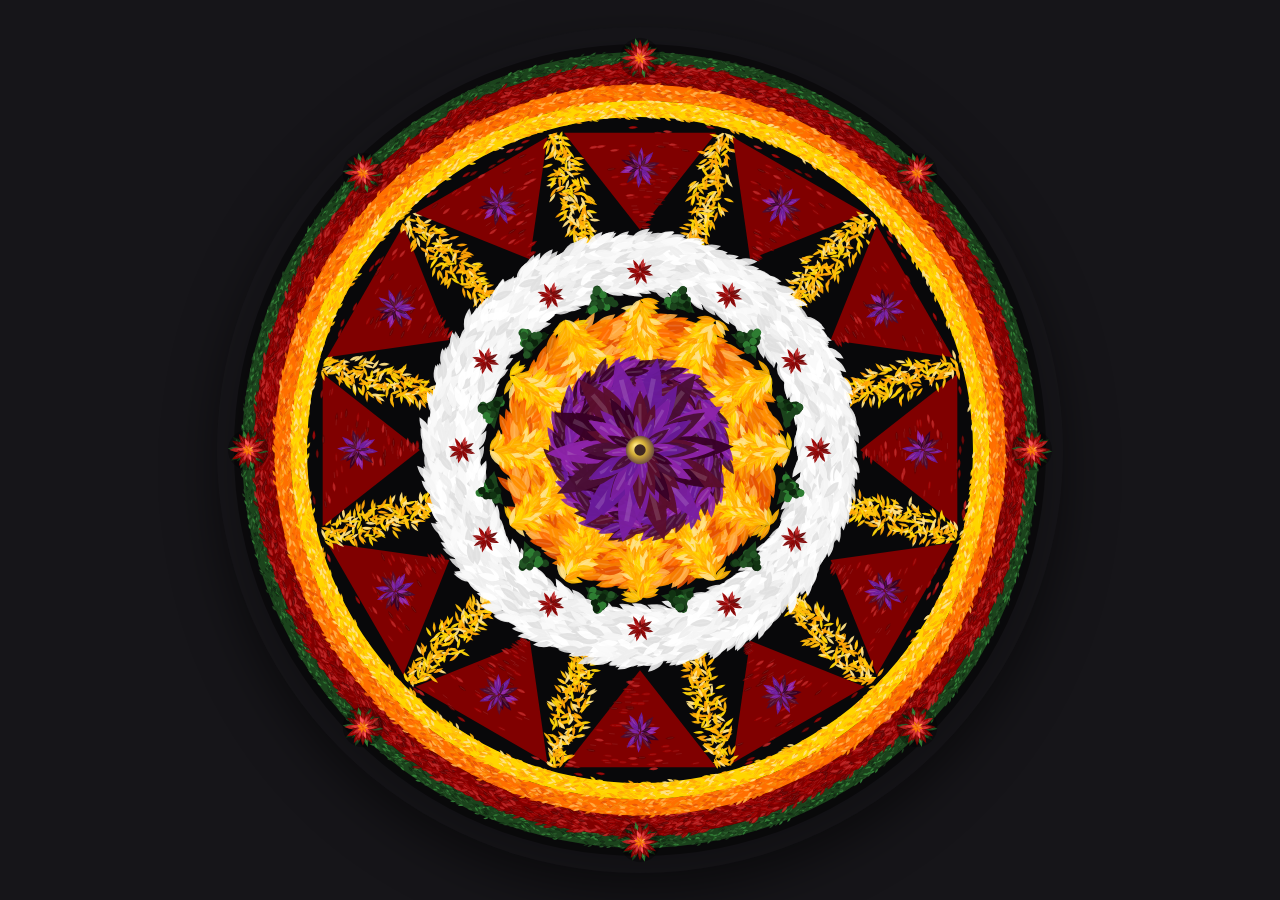
<file: index.html>
<!DOCTYPE html>
<html lang="en">
<head>
    <meta charset="UTF-8">
    <meta name="viewport" content="width=device-width, initial-scale=1.0">
    <title>Code-a-Pookalam | Traditional Kerala Floral Carpet</title>
    <link rel="stylesheet" href="style.css">
</head>
<body>
    <main class="container">
        <canvas id="pookalamCanvas"></canvas>
    </main>
    <script src="script.js"></script>
</body>
</html>
</file>
<file: style.css>
/* Style stylesheet for Code-a-Pookalam */

* {
    box-sizing: border-box;
    margin: 0;
    padding: 0;
}

html, body {
    width: 100%;
    height: 100%;
    overflow: hidden;
    background-color: #161519;
    display: flex;
    justify-content: center;
    align-items: center;
    font-family: system-ui, -apple-system, sans-serif;
}

.container {
    width: 100vw;
    height: 100vh;
    display: flex;
    justify-content: center;
    align-items: center;
    position: relative;
}

canvas {
    display: block;
    max-width: 96vw;
    max-height: 96vh;
    box-shadow: 0 20px 50px rgba(0, 0, 0, 0.5);
    border-radius: 50%;
}
</file>
